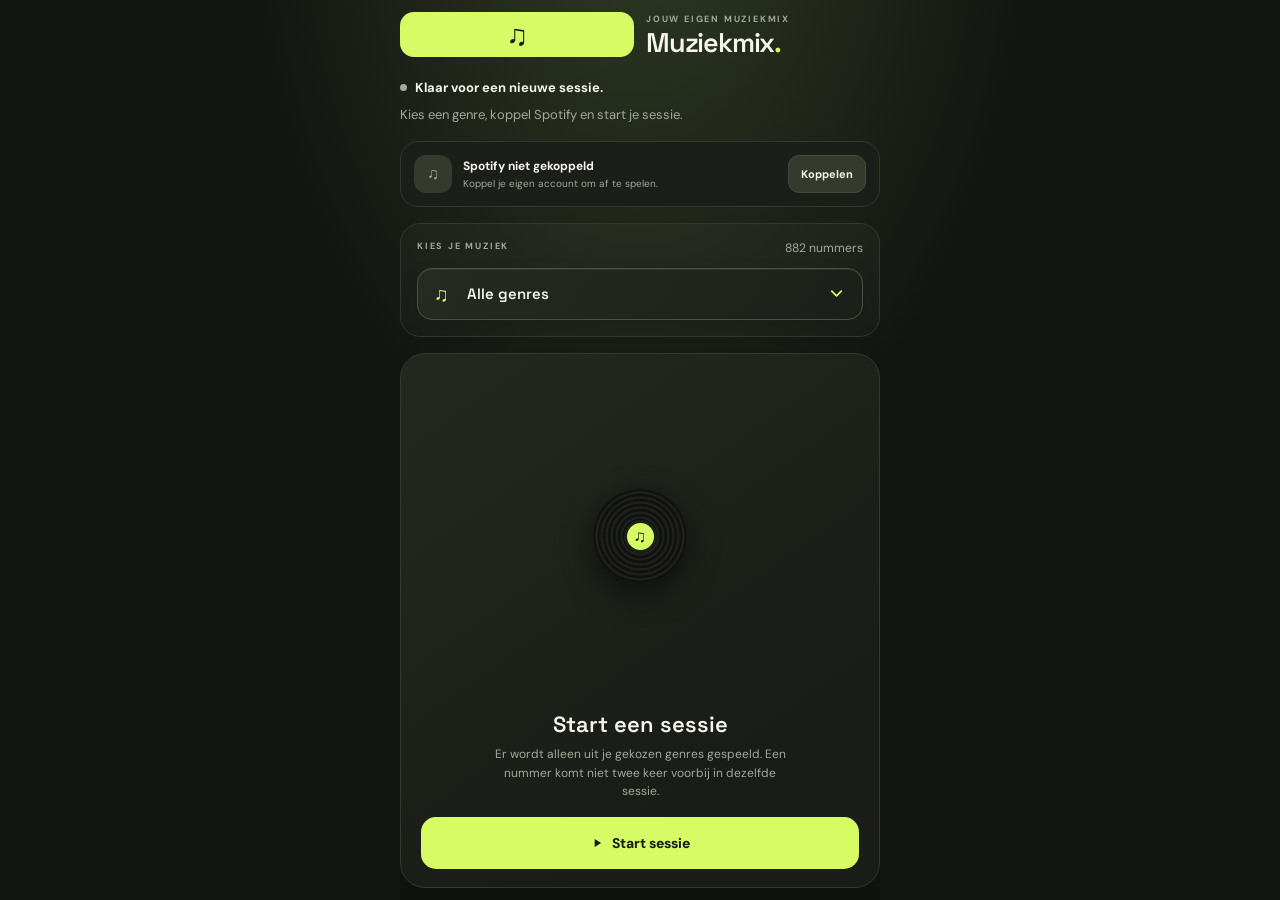
<file: index.html>
<!doctype html>
<html lang="nl">
<head>
  <meta charset="utf-8"><meta name="viewport" content="width=device-width, initial-scale=1, viewport-fit=cover">
  <meta name="theme-color" content="#121411"><meta name="description" content="Start een Spotify-sessie per muziekgenre.">
  <title>Muziekmix</title><link rel="manifest" href="manifest.webmanifest"><link rel="icon" href="assets/icon.svg" type="image/svg+xml"><link rel="stylesheet" href="styles.css?v=match-fix-1"><link rel="stylesheet" href="ui.css?v=multi-genre-2">
</head>
<body class="landing-page">
  <main class="app-shell">
    <header class="topbar"><div class="brand-mark" aria-hidden="true">♫</div><div><p class="eyebrow">JOUW EIGEN MUZIEKMIX</p><h1>Muziekmix<span>.</span></h1></div></header>
    <section class="intro" aria-live="polite"><div class="status-line"><span id="statusDot" class="status-dot"></span><span id="statusText">Klaar voor een nieuwe sessie.</span></div><p id="instruction">Kies een genre, koppel Spotify en start je sessie.</p></section>
    <section class="connection-card" aria-label="Spotify-verbinding"><div id="connectionIcon" class="connection-icon" aria-hidden="true">♫</div><div class="connection-copy"><strong id="spotifyConnection">Spotify niet gekoppeld</strong><span id="connectionDetail">Koppel je eigen account om af te spelen.</span></div><button id="connectSpotify" class="secondary-button compact-button" type="button">Koppelen</button><button id="disconnectSpotify" class="text-button" type="button" hidden>Ontkoppel</button></section>
    <section class="genre-picker" aria-label="Kies een muziekgenre"><div class="genre-heading"><span class="eyebrow">KIES JE MUZIEK</span><span id="genreCount" class="genre-count"></span></div><div class="genre-multi">
  <button id="genreToggle" class="genre-select-wrap genre-multi-toggle" type="button" aria-expanded="false" aria-controls="genreMenu">
    <span class="genre-select-icon" aria-hidden="true">♫</span>
    <span id="genreSelectionText" class="genre-selection-text">Alle genres</span>
    <svg class="genre-chevron" aria-hidden="true" viewBox="0 0 24 24"><path d="m6 9 6 6 6-6"/></svg>
  </button>
  <div id="genreMenu" class="genre-menu" hidden>
    <label class="genre-option"><input type="checkbox" value="alles" checked><span>Alles — alle genres</span></label>
    <label class="genre-option"><input type="checkbox" value="pop"><span>Pop</span></label>
    <label class="genre-option"><input type="checkbox" value="rock"><span>Rock</span></label>
    <label class="genre-option"><input type="checkbox" value="nederlands"><span>Nederlandstalig</span></label>
    <label class="genre-option"><input type="checkbox" value="guilty"><span>Guilty Pleasures</span></label>
    <label class="genre-option"><input type="checkbox" value="yachterock"><span>Yachtrock</span></label>
    <label class="genre-option"><input type="checkbox" value="soul"><span>Soul &amp; R&amp;B</span></label>
    <label class="genre-option"><input type="checkbox" value="funkdisco"><span>Funk &amp; Disco</span></label>
    <label class="genre-option"><input type="checkbox" value="country"><span>Country &amp; Folk</span></label>
    <label class="genre-option"><input type="checkbox" value="gitaarmuziek"><span>Gitaarmuziek</span></label>
    <label class="genre-option"><input type="checkbox" value="bluesjazzswing"><span>Blues, Jazz &amp; Swing</span></label>
  </div>
</div></section>
    <section class="start-card"><div class="vinyl small-vinyl" aria-hidden="true"><div class="vinyl-label">♫</div></div><h2>Start een sessie</h2><p>Er wordt alleen uit je gekozen genres gespeeld. Een nummer komt niet twee keer voorbij in dezelfde sessie.</p><button id="startSession" class="primary-button full-button" type="button"><span class="button-icon" aria-hidden="true"><svg viewBox="0 0 24 24" focusable="false"><path d="M8 5v14l11-7z"/></svg></span><span>Start sessie</span></button><p id="errorMessage" class="error-message" role="alert" hidden></p></section>
  </main>
  <script src="config.js?v=player-auth-1"></script><script src="tracks.js?v=empty-library-1"></script><script src="library/v2-pop.js?v=library-v2-3"></script><script src="library/v2-rock.js?v=library-v2-3"></script><script src="library/v2-nederlands.js?v=library-v2-3"></script><script src="library/v2-guilty.js?v=library-v2-3"></script><script src="library/v2-yachterock.js?v=library-v2-3"></script><script src="library/v2-soul.js?v=library-v2-3"></script><script src="library/v2-funkdisco.js?v=library-v2-3"></script><script src="library/v2-country.js?v=library-v2-3"></script><script src="library/v2-gitaarmuziek.js?v=library-v2-3"></script><script src="library/v2-bluesjazzswing.js?v=library-v2-3"></script><script src="library/v2-merge.js?v=library-v2-3"></script><script src="spotify.js?v=player-auth-1"></script><script src="app.js?v=balanced-all-1"></script>
</body>
</html>
</file>
<file: styles.css>
@import url('https://fonts.googleapis.com/css2?family=DM+Sans:wght@400;500;600;700&family=Space+Grotesk:wght@500;600;700&display=swap');
[hidden]{display:none!important}
:root{color-scheme:dark;--bg:#121411;--text:#f5f4ed;--muted:#a3a99b;--lime:#d6fb65;--line:#34392f;--danger:#ff9d8c}*{box-sizing:border-box}body{margin:0;min-height:100vh;background:radial-gradient(ellipse at 50% -15%,#303b24 0,transparent 45%),var(--bg);color:var(--text);font-family:'DM Sans',sans-serif;-webkit-font-smoothing:antialiased}.app-shell{width:min(100% - 32px,480px);margin:auto;padding:calc(25px + env(safe-area-inset-top)) 0 calc(24px + env(safe-area-inset-bottom))}.topbar{display:flex;align-items:center;gap:12px}.topbar>div{flex:1}.brand-mark,.connection-icon{display:grid;place-items:center;font-weight:700}.brand-mark{width:45px;height:45px;border-radius:14px;background:var(--lime);color:#171a12;font-size:29px;flex:none}.eyebrow{font-size:9px;letter-spacing:1.8px;font-weight:700;color:var(--muted);margin:0 0 4px}.topbar h1{font:600 27px/1 'Space Grotesk',sans-serif;margin:0;letter-spacing:-1.2px}.topbar h1 span{color:var(--lime)}.intro{margin:28px 0 17px}.compact-intro{margin:22px 0 17px}.status-line{display:flex;align-items:center;gap:8px;font-size:13px;font-weight:700}.status-dot{width:7px;height:7px;border-radius:50%;background:#a3a99b}.status-dot.active{background:var(--lime);box-shadow:0 0 12px #d6fb6580}.intro p{font-size:13px;line-height:1.55;color:var(--muted);margin:9px 0 0}.connection-card{display:flex;gap:11px;align-items:center;padding:13px;border:1px solid var(--line);border-radius:18px;background:#1b1e19;margin-bottom:16px}.connection-icon{width:38px;height:38px;border-radius:12px;background:#343a2d;color:var(--muted);flex:none}.connection-icon.connected{background:var(--lime);color:#171a12}.connection-copy{min-width:0;display:grid;gap:3px;flex:1}.connection-copy strong{font-size:12px}.connection-copy span{font-size:10px;line-height:1.35;color:var(--muted)}.genre-picker{margin:0 0 16px;padding:16px;border:1px solid var(--line);border-radius:20px;background:#ffffff07}.genre-heading{display:flex;justify-content:space-between;align-items:center;gap:12px;margin-bottom:12px}.genre-count{color:var(--muted);font-size:.76rem}.genre-options{display:flex;flex-wrap:wrap;gap:8px}.genre-button{border:1px solid #3b4137;border-radius:999px;background:#1a1d18;color:#e7e9e3;padding:10px 14px;min-height:40px;font:inherit;font-size:.86rem;cursor:pointer}.genre-button.active{background:var(--lime);border-color:var(--lime);color:#171a13;font-weight:700}button:focus-visible,a:focus-visible{outline:2px solid var(--lime);outline-offset:3px}.start-card,.player-card{position:relative;overflow:hidden;border:1px solid #343a2c;border-radius:25px;background:linear-gradient(145deg,#24291f,#191c17 75%);padding:24px 20px 18px;box-shadow:0 22px 60px #0003}.start-card{text-align:center}.start-card h2{font:600 22px 'Space Grotesk',sans-serif;margin:16px 0 7px}.start-card>p:not(.error-message){font-size:12px;line-height:1.55;color:var(--muted);margin:0 auto 16px;max-width:310px}.album-wrap{height:166px;display:grid;place-items:center;margin-bottom:13px}.album-art,.vinyl{width:150px;height:150px;border-radius:50%;object-fit:cover;box-shadow:0 10px 30px #0008}.album-art{border-radius:18px}.small-vinyl{width:94px;height:94px;margin:auto}.vinyl{background:repeating-radial-gradient(circle at center,#111 0,#111 2px,#242722 3px,#121411 5px);display:grid;place-items:center}.vinyl-label{width:51px;height:51px;border-radius:50%;display:grid;place-items:center;background:var(--lime);color:#191d12;font-size:27px;border:5px solid #1c2018}.small-vinyl .vinyl-label{width:33px;height:33px;font-size:17px;border-width:3px}.now-playing{text-align:center;min-height:84px}.now-playing h2{font:600 21px/1.2 'Space Grotesk',sans-serif;margin:0 0 5px;overflow-wrap:anywhere}.now-playing p:not(.eyebrow){font-size:13px;margin:0;color:var(--muted)}.spotify-link{display:inline-block;color:var(--lime);font-size:11px;font-weight:700;margin-top:10px}.progress-wrap{margin:18px 0}.progress-meta{display:flex;justify-content:space-between;font-size:9px;font-weight:700;letter-spacing:1.1px;color:var(--muted);margin-bottom:9px}.progress-track{height:4px;border-radius:9px;background:#3a4034;overflow:hidden}.progress-bar{height:100%;width:0;background:var(--lime);border-radius:9px;transition:width .2s linear}.controls{display:grid;grid-template-columns:1fr 1fr;gap:9px}.primary-button,.secondary-button{min-height:52px;border:0;border-radius:15px;font:700 14px 'DM Sans',sans-serif;display:flex;align-items:center;justify-content:center;gap:8px;cursor:pointer}.primary-button{background:var(--lime);color:#171a12}.secondary-button{background:#343a2d;color:var(--text);border:1px solid #454c3c}.secondary-button:disabled,.primary-button:disabled{opacity:.38;cursor:not-allowed}.full-button,.full-control{width:100%;grid-column:1 / -1}.compact-button{min-height:38px;padding:0 12px;border-radius:11px;font-size:11px}.text-button{border:0;background:transparent;color:var(--muted);font:700 11px 'DM Sans',sans-serif;padding:7px;cursor:pointer}.button-icon{font-size:14px}.small-note{text-align:center;font-size:10px;line-height:1.5;color:#8f9686;margin:14px 0 0}.error-message{font-size:12px;color:var(--danger);line-height:1.5;margin:14px 0 0}.error-message[hidden]{display:none}footer{border-top:1px solid var(--line);padding-top:16px;margin-top:25px;display:flex;justify-content:space-between;gap:10px;font-size:9px;color:#777e70}footer span:last-child{text-align:right}.back-button{display:grid;place-items:center;width:42px;height:42px;border:1px solid var(--line);border-radius:12px;color:var(--text);text-decoration:none;font-size:22px;flex:none}.session-count{font:700 11px 'Space Grotesk',sans-serif;color:var(--lime);white-space:nowrap}@media(min-width:600px){.app-shell{padding-top:36px}.player-card{padding:28px 24px 20px}}@media(max-width:380px){.genre-button{padding:9px 11px;font-size:.8rem}.connection-card{align-items:flex-start}.compact-button{padding:0 9px}}
</file>
<file: ui.css>
.button-icon {
  width: 1em;
  height: 1em;
  display: inline-flex;
  align-items: center;
  justify-content: center;
  flex: none;
  font-size: 14px;
}

.button-icon svg,
.browser-play-button svg {
  width: 1em;
  height: 1em;
  display: block;
  fill: currentColor;
}

body.landing-page {
  height: 100vh;
  height: 100dvh;
  min-height: 0;
  overflow: hidden;
}

.landing-page .app-shell {
  height: 100vh;
  height: 100dvh;
  min-height: 0;
  padding: max(12px, env(safe-area-inset-top)) 0 max(12px, env(safe-area-inset-bottom));
  display: flex;
  flex-direction: column;
  overflow: hidden;
}

.landing-page .topbar,
.landing-page .intro,
.landing-page .connection-card,
.landing-page .genre-picker {
  flex: none;
}

.landing-page .intro {
  margin: clamp(10px, 2.4dvh, 24px) 0 clamp(8px, 1.8dvh, 17px);
}

.landing-page .connection-card,
.landing-page .genre-picker {
  margin-bottom: clamp(8px, 1.8dvh, 16px);
}

.landing-page .start-card {
  min-height: 0;
  flex: 1;
  display: flex;
  flex-direction: column;
  justify-content: center;
}

@media (max-height: 700px) {
  .landing-page .app-shell {
    width: min(calc(100% - 20px), 480px);
    padding-top: max(7px, env(safe-area-inset-top));
    padding-bottom: max(7px, env(safe-area-inset-bottom));
  }

  .landing-page .topbar h1 {
    font-size: 23px;
  }

  .landing-page .brand-mark {
    width: 38px;
    height: 38px;
    border-radius: 11px;
    font-size: 24px;
  }

  .landing-page .intro {
    margin: 7px 0;
  }

  .landing-page .intro p {
    display: none;
  }

  .landing-page .connection-card {
    padding: 8px 10px;
    margin-bottom: 7px;
  }

  .landing-page .connection-icon {
    width: 34px;
    height: 34px;
  }

  .landing-page .genre-picker {
    padding: 9px 10px;
    margin-bottom: 7px;
  }

  .landing-page .genre-heading {
    margin-bottom: 7px;
  }

  .landing-page .genre-options {
    gap: 5px;
  }

  .landing-page .genre-button {
    min-height: 31px;
    padding: 5px 9px;
    font-size: .75rem;
  }

  .landing-page .start-card {
    padding: 9px 12px;
    border-radius: 19px;
  }

  .landing-page .small-vinyl {
    width: clamp(52px, 10dvh, 68px);
    height: clamp(52px, 10dvh, 68px);
  }

  .landing-page .start-card h2 {
    margin: 7px 0 3px;
    font-size: 18px;
  }

  .landing-page .start-card > p:not(.error-message) {
    margin-bottom: 7px;
    font-size: 10px;
    line-height: 1.35;
  }

  .landing-page .full-button {
    min-height: 40px;
  }

  .landing-page .error-message {
    margin-top: 6px;
    font-size: 10px;
  }
}

@media (max-height: 540px) {
  .landing-page .connection-copy span,
  .landing-page .start-card > p:not(.error-message) {
    display: none;
  }

  .landing-page .start-card h2 {
    margin-bottom: 7px;
  }
}


/* Compacte genrekeuze met dezelfde donkere/limoengroene uitstraling. */
.landing-page .genre-select-wrap {
  position: relative;
  display: flex;
  align-items: center;
  width: 100%;
  min-height: 52px;
  border: 1px solid #4a5540;
  border-radius: 15px;
  background: linear-gradient(125deg, #252b21, #1b201a);
  box-shadow: inset 0 1px 0 #ffffff12, 0 7px 20px #0000001a;
  transition: border-color .18s ease, box-shadow .18s ease;
}
.landing-page .genre-select-wrap:focus-within {
  border-color: var(--lime);
  box-shadow: 0 0 0 3px #c9f67b24;
}
.landing-page .genre-select-icon {
  position: absolute;
  left: 16px;
  color: var(--lime);
  font-size: 20px;
  pointer-events: none;
}
.landing-page .genre-select {
  appearance: none;
  -webkit-appearance: none;
  width: 100%;
  min-height: 52px;
  padding: 0 47px 0 49px;
  border: 0;
  outline: 0;
  background: transparent;
  color: #f4f6ed;
  font: 600 15px 'Space Grotesk', sans-serif;
  cursor: pointer;
}
.landing-page .genre-select option { color: #171a13; background: #f4f6ed; }
.landing-page .genre-chevron {
  position: absolute;
  right: 16px;
  width: 19px;
  height: 19px;
  fill: none;
  stroke: var(--lime);
  stroke-width: 2.2;
  stroke-linecap: round;
  stroke-linejoin: round;
  pointer-events: none;
}
@media (max-height: 700px) {
  .landing-page .genre-select-wrap,
  .landing-page .genre-select { min-height: 42px; }
  .landing-page .genre-select { font-size: 13px; }
}

/* Meerdere genres kiezen met dezelfde compacte dropdown-look. */
.landing-page .genre-multi {
  position: relative;
  width: 100%;
}
.landing-page .genre-multi-toggle {
  padding: 0;
  color: #f4f6ed;
  font: 600 15px 'Space Grotesk', sans-serif;
  text-align: left;
  cursor: pointer;
}
.landing-page .genre-selection-text {
  display: block;
  width: 100%;
  padding: 0 47px 0 49px;
  overflow: hidden;
  text-overflow: ellipsis;
  white-space: nowrap;
}
.landing-page .genre-multi-toggle[aria-expanded="true"] .genre-chevron {
  transform: rotate(180deg);
}
.landing-page .genre-menu {
  position: absolute;
  z-index: 20;
  top: calc(100% + 7px);
  left: 0;
  right: 0;
  max-height: min(52vh, 380px);
  overflow-y: auto;
  padding: 7px;
  border: 1px solid #4a5540;
  border-radius: 15px;
  background: #1b201a;
  box-shadow: 0 18px 45px #0009;
}
.landing-page .genre-menu[hidden] {
  display: none !important;
}
.landing-page .genre-option {
  min-height: 42px;
  padding: 8px 10px;
  display: flex;
  align-items: center;
  gap: 11px;
  border-radius: 10px;
  color: #f4f6ed;
  font: 500 14px 'Space Grotesk', sans-serif;
  cursor: pointer;
}
.landing-page .genre-option:hover {
  background: #ffffff0a;
}
.landing-page .genre-option input {
  width: 18px;
  height: 18px;
  margin: 0;
  accent-color: var(--lime);
  flex: 0 0 auto;
}
@media (max-height: 700px) {
  .landing-page .genre-multi-toggle { min-height: 42px; font-size: 13px; }
  .landing-page .genre-menu { max-height: 45vh; }
  .landing-page .genre-option { min-height: 36px; padding-block: 6px; font-size: 13px; }
}
</file>
<file: session.css>
/* De sessie blijft binnen de zichtbare mobiele viewport, inclusief Safari-balken. */
body.session-page {
  height: 100vh;
  height: 100dvh;
  min-height: 0;
  overflow: hidden;
}

.session-page .app-shell {
  width: min(calc(100% - 24px), 480px);
  height: 100vh;
  height: 100dvh;
  min-height: 0;
  padding: max(10px, env(safe-area-inset-top)) 0 max(10px, env(safe-area-inset-bottom));
  display: grid;
  grid-template-rows: auto auto minmax(0, 1fr);
  gap: clamp(8px, 1.5dvh, 14px);
  overflow: hidden;
}

.session-page .topbar {
  min-height: 44px;
}

.session-page .topbar h1 {
  font-size: clamp(24px, 7vw, 34px);
  line-height: .95;
}

.session-page .back-button {
  width: clamp(40px, 11vw, 48px);
  height: clamp(40px, 11vw, 48px);
}

.session-page .compact-intro {
  margin: 0;
  min-height: 0;
}

.session-page .compact-intro p {
  margin-top: 4px;
  line-height: 1.3;
}

.session-page .player-card {
  min-width: 0;
  min-height: 0;
  height: 100%;
  padding: clamp(10px, 2dvh, 18px) clamp(12px, 4vw, 20px);
  border-radius: clamp(18px, 5vw, 25px);
  display: grid;
  grid-template-rows: minmax(0, 1fr) auto auto auto;
  align-content: stretch;
  gap: clamp(5px, 1dvh, 10px);
  overflow: hidden;
}

.session-page .player-card > * {
  min-width: 0;
}

.session-page .player-card.awaiting-playback {
  grid-template-rows: minmax(0, 1fr) auto auto;
}

.session-page .player-card.awaiting-playback .now-playing,
.session-page .player-card.awaiting-playback .progress-wrap,
.session-page .player-card.awaiting-playback #pauseButton,
.session-page .player-card.awaiting-playback #nextButton {
  display: none;
}

.session-page .player-card.awaiting-playback .track-display {
  grid-row: 1;
  transform: none;
}

.session-page .player-card.awaiting-playback .error-message {
  grid-row: 2;
  text-align: center;
}

.session-page .player-card.awaiting-playback .controls {
  grid-row: 3;
  display: block;
  text-align: center;
}

.session-page .track-display {
  min-width: 0;
  min-height: 0;
  display: grid;
  place-content: center;
  justify-items: center;
  gap: clamp(8px, 1.6dvh, 16px);
  transform: translateY(-5dvh);
  overflow: hidden;
}

.session-page .album-wrap {
  position: relative;
  height: auto;
  min-height: 0;
  margin: 0;
  display: grid;
  place-items: center;
  overflow: hidden;
}

.session-page .album-art,
.session-page .album-wrap > .vinyl {
  width: clamp(84px, min(33vw, 20dvh), 150px);
  height: clamp(84px, min(33vw, 20dvh), 150px);
}

.session-page .album-wrap > [hidden] {
  display: none !important;
}

.session-page .browser-play-button {
  position: absolute;
  inset: 50% auto auto 50%;
  transform: translate(-50%, -50%);
  width: clamp(62px, 18vw, 84px);
  height: clamp(62px, 18vw, 84px);
  padding: 0;
  display: grid;
  place-items: center;
  border: 0;
  border-radius: 50%;
  background: var(--lime);
  color: #171a12;
  box-shadow: 0 10px 30px #0009, 0 0 0 7px #121411a6;
  cursor: pointer;
  z-index: 2;
}

.session-page .browser-play-button span {
  margin-left: .12em;
  font-size: clamp(25px, 8vw, 36px);
  line-height: 1;
}

.session-page .browser-play-button:disabled {
  opacity: .55;
  cursor: wait;
}

.session-page .browser-play-button:focus-visible {
  outline: 3px solid var(--text);
  outline-offset: 4px;
}

.session-page .vinyl-label {
  width: clamp(32px, 9vw, 51px);
  height: clamp(32px, 9vw, 51px);
  border-width: clamp(3px, 1vw, 5px);
  font-size: clamp(17px, 5vw, 27px);
}

.session-page .now-playing {
  min-height: 0;
  display: grid;
  justify-items: center;
  gap: clamp(2px, .6dvh, 6px);
  transform: translateY(clamp(38px, 7dvh, 64px));
  overflow: hidden;
}

.session-page .now-playing .track-year {
  margin: 0;
  color: var(--lime);
  font: 700 clamp(30px, 10vw, 48px)/.9 'Space Grotesk', sans-serif;
  letter-spacing: -1.5px;
}

.session-page .now-playing h2 {
  margin: 0;
  font-size: clamp(24px, 7vw, 34px);
  line-height: 1.02;
  display: -webkit-box;
  -webkit-box-orient: vertical;
  -webkit-line-clamp: 2;
  overflow: hidden;
}

.session-page .now-playing .track-artist {
  max-width: 100%;
  margin: 0;
  color: var(--muted);
  font-size: clamp(14px, 4.2vw, 18px);
  line-height: 1.2;
  display: -webkit-box;
  -webkit-box-orient: vertical;
  -webkit-line-clamp: 2;
  overflow: hidden;
}

/* Alleen voor tracks met meerdere gecrediteerde artiesten: toon iedereen volledig. */
.session-page .now-playing .track-artist.multiple-artists {
  max-width: 94%;
  display: block;
  overflow: visible;
  -webkit-line-clamp: unset;
  font-size: clamp(13px, 3.8vw, 17px);
  line-height: 1.25;
  text-wrap: balance;
}

.session-page .progress-wrap {
  margin: clamp(20px, 3.2dvh, 34px) 0 clamp(12px, 2dvh, 22px);
}

.session-page .error-message {
  margin: 0;
  max-height: 3em;
  font-size: clamp(10px, 3vw, 12px);
  line-height: 1.35;
  display: -webkit-box;
  -webkit-box-orient: vertical;
  -webkit-line-clamp: 2;
  overflow: hidden;
}

.session-page .error-message[hidden] {
  display: none;
}

.session-page .controls {
  min-width: 0;
  grid-template-columns: minmax(0, 1fr) minmax(0, 1fr);
  gap: clamp(6px, 2vw, 9px);
}

.session-page .primary-button,
.session-page .secondary-button {
  min-width: 0;
  min-height: clamp(42px, 6.4dvh, 52px);
  padding: 0 clamp(8px, 2.5vw, 14px);
  border-radius: clamp(12px, 4vw, 15px);
  font-size: clamp(11px, 3.5vw, 14px);
  line-height: 1.1;
}

.session-page .primary-button span:last-child,
.session-page .secondary-button span:last-child {
  min-width: 0;
  overflow: hidden;
  text-overflow: ellipsis;
  white-space: nowrap;
}

.session-page .text-button {
  min-height: 26px;
  padding: 3px;
}

.session-page .exit-dialog {
  width: min(calc(100% - 32px), 360px);
  max-width: none;
  margin: auto;
  padding: 0;
  border: 1px solid var(--line);
  border-radius: 20px;
  background: #1a1e17;
  color: var(--text);
  box-shadow: 0 24px 80px #000c;
}

.session-page .exit-dialog::backdrop {
  background: #080a07b8;
  backdrop-filter: blur(3px);
}

.session-page .exit-dialog-content {
  padding: 22px;
  text-align: center;
}

.session-page .exit-dialog .eyebrow {
  margin: 0 0 8px;
}

.session-page .exit-dialog h2 {
  margin: 0;
  font-size: 24px;
  line-height: 1.1;
}

.session-page .exit-dialog p:not(.eyebrow) {
  margin: 10px 0 20px;
  color: var(--muted);
  font-size: 14px;
  line-height: 1.45;
}

.session-page .exit-dialog-actions {
  display: grid;
  grid-template-columns: 1fr 1.35fr;
  gap: 8px;
}

.session-page .exit-dialog-actions button {
  min-height: 46px;
  padding: 0 12px;
  border-radius: 14px;
  font-size: 13px;
}

/* Compacte modus voor onder meer iPhone SE en browsers met grote balken. */
@media (max-height: 700px) {
  .session-page .app-shell {
    padding-top: max(6px, env(safe-area-inset-top));
    padding-bottom: max(6px, env(safe-area-inset-bottom));
    gap: 6px;
  }

  .session-page .topbar {
    min-height: 38px;
  }

  .session-page .topbar h1 {
    font-size: 23px;
  }

  .session-page .back-button {
    width: 38px;
    height: 38px;
  }

  .session-page .compact-intro p {
    display: none;
  }

  .session-page .player-card {
    padding: 8px 10px;
    grid-template-rows: minmax(0, 1fr) auto auto auto;
    gap: 4px;
  }

  .session-page .track-display {
    gap: 6px;
  }

  .session-page .progress-wrap {
    margin-top: 12px;
    margin-bottom: 8px;
  }

  .session-page .album-art,
  .session-page .album-wrap > .vinyl {
    width: clamp(72px, 16dvh, 105px);
    height: clamp(72px, 16dvh, 105px);
  }

  .session-page .browser-play-button {
    width: 58px;
    height: 58px;
  }

  .session-page .eyebrow {
    margin-bottom: 2px;
    font-size: 8px;
  }

  .session-page .now-playing h2 {
    font-size: clamp(20px, 6vw, 26px);
  }

  .session-page .primary-button,
  .session-page .secondary-button {
    min-height: 40px;
  }
}

@media (max-height: 580px) {
  .session-page .intro {
    display: none;
  }

  .session-page .app-shell {
    grid-template-rows: auto minmax(0, 1fr);
  }

  .session-page .player-card {
    grid-template-rows: minmax(0, 1fr) auto auto auto;
  }

  .session-page .album-art,
  .session-page .album-wrap > .vinyl {
    width: 92px;
    height: 92px;
  }
}

@media (max-width: 350px) {
  .session-page .app-shell {
    width: calc(100% - 16px);
  }

  .session-page .session-count {
    font-size: 10px;
  }

  .session-page .controls {
    gap: 5px;
  }
}


/* Verberg nummerinformatie tot de gebruiker bewust onthult. */
.session-page .player-card.track-concealed .now-playing,
.session-page .player-card.track-concealed .album-art { display: none !important; }
.session-page .player-card.track-concealed .album-wrap > .vinyl { display: grid !important; }
.session-page .reveal-button { width: min(100%, 220px); justify-self: center; margin: 0 auto; }
.session-page .reveal-button[hidden] { display: none !important; }

/* Sessie: dezelfde strakke ronde vinylplaat als op de startpagina. */
.session-page .album-wrap > .vinyl {
  aspect-ratio: 1 / 1;
  min-width: 0;
  min-height: 0;
  border-radius: 50%;
  overflow: hidden;
  flex-shrink: 0;
  background: repeating-radial-gradient(circle at center, #111 0, #111 2px, #242722 3px, #121411 5px);
  box-shadow: 0 10px 30px #0008, 0 0 0 1px #ffffff12;
}
.session-page .album-wrap > .vinyl .vinyl-label {
  border-radius: 50%;
  flex-shrink: 0;
}

/* Tijdens voorbereiden geen twee symbolen op elkaar. */
.session-page .player-card.awaiting-playback .browser-play-button:disabled {
  display: none !important;
}
/* Zodra starten mogelijk is, staat uitsluitend het duidelijke play-icoon centraal. */
.session-page .player-card.awaiting-playback:has(.browser-play-button:not(:disabled)) .vinyl-label {
  visibility: hidden;
}
.session-page .player-card.awaiting-playback .browser-play-button:not(:disabled) {
  background: var(--lime);
  opacity: 1;
  box-shadow: 0 10px 30px #0009, 0 0 0 7px #121411;
}

/* De schaduw van de ronde plaat mag niet door een vierkante container worden afgeknipt. */
.session-page .album-wrap {
  overflow: visible;
  isolation: isolate;
}
.session-page .album-wrap > .vinyl {
  box-shadow: 0 8px 22px 3px rgb(0 0 0 / 22%);
}

/* Alleen de zichtbare onthulknop lager plaatsen; overige layout blijft staan. */
.session-page .player-card.track-concealed .reveal-button:not([hidden]) {
  transform: translateY(clamp(35px, 9dvh, 90px));
}


/* Link naar de exacte Spotify-track, uitsluitend na onthullen. */
.session-page .spotify-track-link {
  display: block;
  position: static;
  width: max-content;
  max-width: 100%;
  justify-self: center;
  margin: clamp(18px, 3dvh, 32px) auto 0;
  text-align: center;
  padding: 0;
  border: 0;
  border-radius: 0;
  background: none;
  color: var(--lime);
  font-size: clamp(11px, 3vw, 13px);
  font-weight: 500;
  text-decoration: underline;
  text-underline-offset: 3px;
  line-height: 1.3;
}
.session-page .spotify-track-link:hover { color: #e2ffad; }
.session-page .spotify-track-link:focus-visible { outline: 2px solid var(--lime); outline-offset: 3px; }
.session-page .spotify-track-link[hidden],
.session-page .player-card.track-concealed .spotify-track-link { display: none !important; }

/* Laat de Spotify-link automatisch meeschuiven met één- of tweeregelige titels. */
.session-page .track-display { position: relative; }
.session-page .player-card:not(.track-concealed) .now-playing { transform: none; }
.session-page .player-card:not(.track-concealed) .track-display { transform: translateY(-2dvh); }
@media (max-height: 700px) {
  .session-page .spotify-track-link { margin-top: clamp(12px, 2dvh, 20px); }
}
</file>
